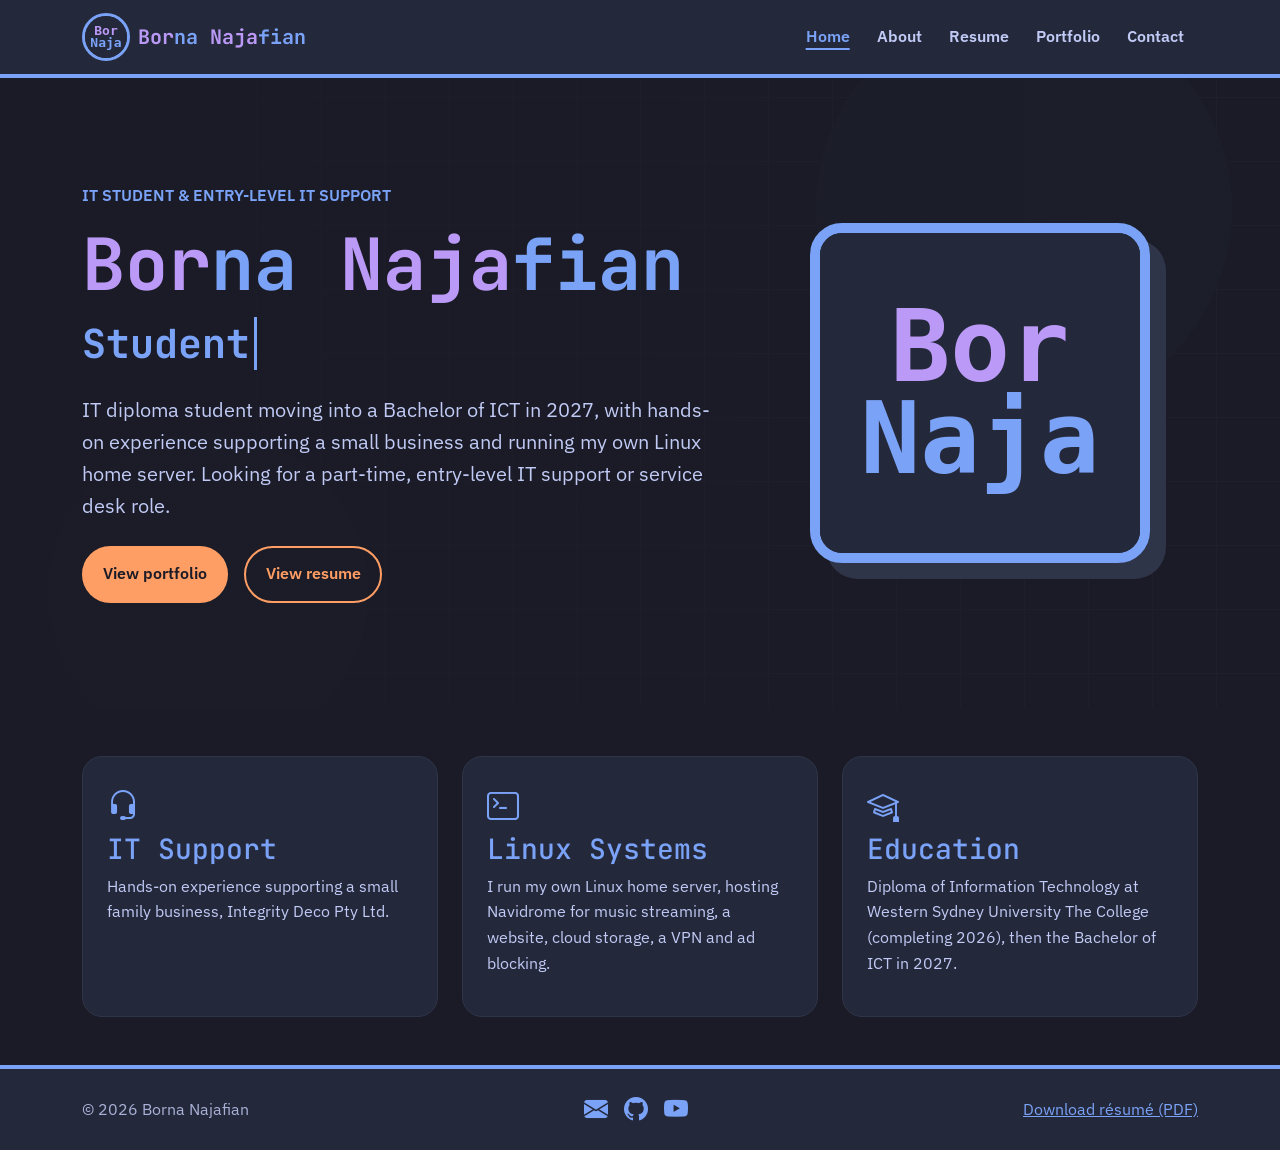
<file: index.html>
<!doctype html>
<html lang="en" data-bs-theme="dark">
<!-- data-bs-theme="dark": my site is dark only (Tokyo Night) -->
<head>
  <meta charset="utf-8">
  <meta name="viewport" content="width=device-width, initial-scale=1">
  <meta name="description" content="Portfolio of Borna Najafian, an IT diploma student in Sydney, NSW looking for a part-time, entry-level IT support or service desk role.">
  <meta name="author" content="Borna Najafian">
  <meta name="theme-color" content="#1a1b26">
  <title>Borna Najafian | IT Student &amp; Entry-Level IT Support</title>

  <link rel="icon" type="image/x-icon" href="favicon/favicon.ico">
  <link rel="apple-touch-icon" sizes="180x180" href="favicon/apple-touch-icon.png">
  <link rel="icon" type="image/png" sizes="32x32" href="favicon/favicon-32x32.png">
  <link rel="icon" type="image/png" sizes="16x16" href="favicon/favicon-16x16.png">
  <link rel="manifest" href="favicon/site.webmanifest">

  <!-- Fonts: JetBrains Mono 700 for headings and the navbar brand, IBM Plex Sans 400 and 600 for body text.
       I load both with one Google Fonts link before my stylesheet. They replace Oswald and Montserrat. -->
  <link rel="preconnect" href="https://fonts.googleapis.com">
  <link rel="preconnect" href="https://fonts.gstatic.com" crossorigin>
  <link href="https://fonts.googleapis.com/css2?family=IBM+Plex+Sans:wght@400;600&amp;family=JetBrains+Mono:wght@700&amp;display=swap" rel="stylesheet">

  <link rel="stylesheet" href="https://cdn.jsdelivr.net/npm/bootstrap-icons@1.11.3/font/bootstrap-icons.css">
  <link href="https://cdn.jsdelivr.net/npm/bootstrap@5.3.8/dist/css/bootstrap.min.css" rel="stylesheet">
  <!-- I load my stylesheet last so my Tokyo Night colours and fonts override Bootstrap's -->
  <link href="css/custom.css" rel="stylesheet">
</head>
<body>
<a class="skip-link" href="#maincontent">Skip to main content</a>

<!-- Navbar: surface background, with the brand and active page in primary (colours are in css/custom.css).
     I removed the template's light/dark switch because my site is dark only. -->
<nav class="navbar navbar-expand-lg sticky-top portfolio-nav" aria-label="Main portfolio navigation">
  <div class="container">
    <a class="navbar-brand d-flex align-items-center gap-2" href="index.html">
      <!-- My BorNaja logo. The alt is empty because my name is right next to it. -->
      <img src="images/profile-placeholder.svg" alt="" class="brand-avatar">
      <span><span class="brand-hl">Bor</span>na <span class="brand-hl">Naja</span>fian</span>
    </a>

    <button class="navbar-toggler" type="button"
            data-bs-toggle="collapse" data-bs-target="#mainNav"
            aria-controls="mainNav" aria-expanded="false"
            aria-label="Toggle navigation">
      <span class="navbar-toggler-icon"></span>
    </button>

    <div class="collapse navbar-collapse" id="mainNav">
      <ul class="navbar-nav ms-auto align-items-lg-center">
        <li class="nav-item"><a class="nav-link active" href="index.html" aria-current="page">Home</a></li>
        <li class="nav-item"><a class="nav-link" href="about.html">About</a></li>
        <li class="nav-item"><a class="nav-link" href="resume.html">Resume</a></li>
        <li class="nav-item"><a class="nav-link" href="portfolio.html">Portfolio</a></li>
        <li class="nav-item"><a class="nav-link" href="contact.html">Contact</a></li>
      </ul>
    </div>
  </div>
</nav>

<main id="maincontent">
  <!-- Hero: my name, the typing tagline, a short bio and my two main buttons -->
  <section class="hero d-flex align-items-center">
    <div class="container">
      <div class="row align-items-center g-5">
        <div class="col-lg-7">
          <p class="standout text-uppercase fw-bold">IT Student &amp; Entry-Level IT Support</p>
          <!-- BorNaja is my brand, so "Bor" and "Naja" are highlighted with .brand-hl (see css/custom.css) -->
          <h1><span class="brand-hl">Bor</span>na <span class="brand-hl">Naja</span>fian</h1>

          <h2 class="typing-heading">
            <span class="visually-hidden">Student, Administrator, Support</span>
            <span class="typewrite"
                  data-words='["Student","Administrator","Support"]'
                  aria-hidden="true"></span>
          </h2>

          <p class="lead">IT diploma student moving into a Bachelor of ICT in 2027, with hands-on experience supporting a small business and running my own Linux home server. Looking for a part-time, entry-level IT support or service desk role.</p>

          <div class="d-flex flex-wrap gap-3 mt-4">
            <a class="btn-portfolio" href="portfolio.html">View portfolio</a>
            <a class="btn-portfolio btn-ghost" href="resume.html">View resume</a>
          </div>
        </div>

        <div class="col-lg-5 text-center">
          <img src="images/profile-placeholder.svg" class="img-fluid hero-img" alt="BorNaja logo">
        </div>
      </div>
    </div>
  </section>

  <!-- Highlight cards: short summaries of my support work, Linux and study -->
  <section class="container my-5">
    <div class="row g-4">
      <div class="col-md-4">
        <article class="feature-card p-4">
          <i class="bi bi-headset feature-icon" aria-hidden="true"></i>
          <h2 class="h3">IT Support</h2>
          <p>Hands-on experience supporting a small family business, Integrity Deco Pty Ltd.</p>
        </article>
      </div>
      <div class="col-md-4">
        <article class="feature-card p-4">
          <i class="bi bi-terminal feature-icon" aria-hidden="true"></i>
          <h2 class="h3">Linux Systems</h2>
          <p>I run my own Linux home server, hosting Navidrome for music streaming, a website, cloud storage, a VPN and ad blocking.</p>
        </article>
      </div>
      <div class="col-md-4">
        <article class="feature-card p-4">
          <i class="bi bi-mortarboard feature-icon" aria-hidden="true"></i>
          <h2 class="h3">Education</h2>
          <p>Diploma of Information Technology at Western Sydney University The College (completing 2026), then the Bachelor of ICT in 2027.</p>
        </article>
      </div>
    </div>
  </section>
</main>

<!-- Footer: surface background with muted text. My social links are icons only (Bootstrap Icons),
     so each one has an aria-label. -->
<footer class="site-footer py-4 mt-5">
  <div class="container d-flex flex-column flex-md-row justify-content-between align-items-md-center gap-3">
    <p class="mb-0">&copy; 2026 Borna Najafian</p>
    <ul class="social-links list-unstyled d-flex gap-2 mb-0">
      <li><a href="mailto:borna@fakemail.com" aria-label="Email Borna Najafian"><i class="bi bi-envelope-fill" aria-hidden="true"></i></a></li>
      <li><a href="https://github.com/BorNaja" target="_blank" rel="noopener" aria-label="Borna Najafian on GitHub (opens in a new tab)"><i class="bi bi-github" aria-hidden="true"></i></a></li>
      <li><a href="https://www.youtube.com/@eyetestman1" target="_blank" rel="noopener" aria-label="Borna Najafian on YouTube (opens in a new tab)"><i class="bi bi-youtube" aria-hidden="true"></i></a></li>
    </ul>
    <p class="mb-0"><a href="pdf/borna-najafian-resume.pdf" target="_blank" rel="noopener">Download résumé (PDF)</a></p>
  </div>
</footer>

<script src="https://cdn.jsdelivr.net/npm/bootstrap@5.3.8/dist/js/bootstrap.bundle.min.js"></script>
<script src="js/script.js"></script>
</body>
</html>
</file>
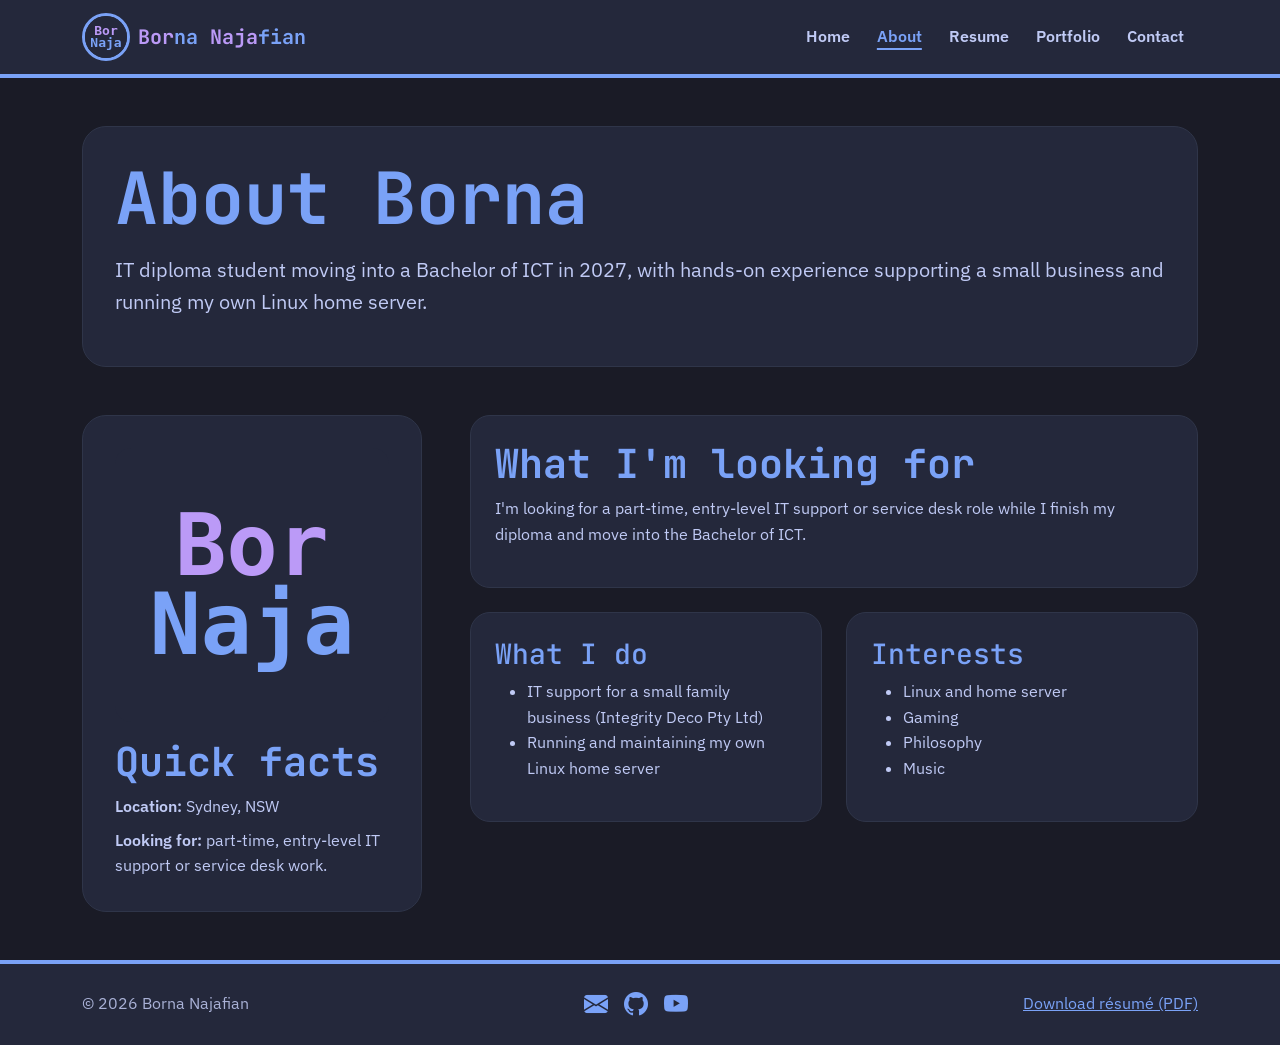
<file: about.html>
<!doctype html>
<html lang="en" data-bs-theme="dark">
<!-- data-bs-theme="dark": my site is dark only (Tokyo Night). This also makes Bootstrap's
     form controls, select arrow and modal close button light on dark. -->
<head>
  <meta charset="utf-8">
  <meta name="viewport" content="width=device-width, initial-scale=1">
  <meta name="description" content="About Borna Najafian: IT diploma student in Sydney, NSW with hands-on IT support and Linux home server experience.">
  <meta name="author" content="Borna Najafian">
  <meta name="theme-color" content="#1a1b26">
  <title>Borna Najafian | About</title>

  <link rel="icon" type="image/x-icon" href="favicon/favicon.ico">
  <link rel="apple-touch-icon" sizes="180x180" href="favicon/apple-touch-icon.png">
  <link rel="icon" type="image/png" sizes="32x32" href="favicon/favicon-32x32.png">
  <link rel="icon" type="image/png" sizes="16x16" href="favicon/favicon-16x16.png">
  <link rel="manifest" href="favicon/site.webmanifest">

  <!-- Fonts: JetBrains Mono 700 for headings and the navbar brand, IBM Plex Sans 400 and 600 for body text. -->
  <link rel="preconnect" href="https://fonts.googleapis.com">
  <link rel="preconnect" href="https://fonts.gstatic.com" crossorigin>
  <link href="https://fonts.googleapis.com/css2?family=IBM+Plex+Sans:wght@400;600&amp;family=JetBrains+Mono:wght@700&amp;display=swap" rel="stylesheet">

  <link rel="stylesheet" href="https://cdn.jsdelivr.net/npm/bootstrap-icons@1.11.3/font/bootstrap-icons.css">
  <link href="https://cdn.jsdelivr.net/npm/bootstrap@5.3.8/dist/css/bootstrap.min.css" rel="stylesheet">
  <!-- I load my stylesheet last so my Tokyo Night inspired colours and fonts override Bootstrap's -->
  <link href="css/custom.css" rel="stylesheet">
</head>
<body>
<a class="skip-link" href="#maincontent">Skip to main content</a>

<!-- Navbar: surface background, with the brand and active page in primary (colours are in css/custom.css).
     I removed the template's light/dark switch because my site is dark only. -->
<nav class="navbar navbar-expand-lg sticky-top portfolio-nav" aria-label="Main portfolio navigation">
  <div class="container">
    <a class="navbar-brand d-flex align-items-center gap-2" href="index.html">
      <img src="images/profile-placeholder.svg" alt="" class="brand-avatar">
      <span><span class="brand-hl">Bor</span>na <span class="brand-hl">Naja</span>fian</span>
    </a>

    <button class="navbar-toggler" type="button"
            data-bs-toggle="collapse" data-bs-target="#mainNav"
            aria-controls="mainNav" aria-expanded="false"
            aria-label="Toggle navigation">
      <span class="navbar-toggler-icon"></span>
    </button>

    <div class="collapse navbar-collapse" id="mainNav">
      <ul class="navbar-nav ms-auto align-items-lg-center">
        <li class="nav-item"><a class="nav-link" href="index.html">Home</a></li>
        <li class="nav-item"><a class="nav-link active" href="about.html" aria-current="page">About</a></li>
        <li class="nav-item"><a class="nav-link" href="resume.html">Resume</a></li>
        <li class="nav-item"><a class="nav-link" href="portfolio.html">Portfolio</a></li>
        <li class="nav-item"><a class="nav-link" href="contact.html">Contact</a></li>
      </ul>
    </div>
  </div>
</nav>

<main id="maincontent" class="container my-5">
  <header class="section-panel mb-5">
    <h1>About Borna</h1>
    <p class="lead">IT diploma student moving into a Bachelor of ICT in 2027, with hands-on experience supporting a small business and running my own Linux home server.</p>
  </header>

  <div class="row g-5 align-items-start">
    <aside class="col-lg-4">
      <div class="section-panel position-sticky" style="top:6rem;">
        <img src="images/profile-placeholder.svg" class="img-fluid rounded-4 mb-3" alt="BorNaja logo">
        <h2>Quick facts</h2>
        <p class="mb-2"><strong>Location:</strong> Sydney, NSW</p>
        <p class="mb-0"><strong>Looking for:</strong> part-time, entry-level IT support or service desk work.</p>
      </div>
    </aside>

    <section class="col-lg-8">
      <div class="feature-card p-4 mb-4">
        <h2>What I'm looking for</h2>
        <p>I'm looking for a part-time, entry-level IT support or service desk role while I finish my diploma and move into the Bachelor of ICT.</p>
      </div>

      <div class="row g-4">
        <div class="col-md-6">
          <article class="feature-card p-4">
            <h2 class="h3">What I do</h2>
            <ul>
              <li>IT support for a small family business (Integrity Deco Pty Ltd)</li>
              <li>Running and maintaining my own Linux home server</li>
            </ul>
          </article>
        </div>
        <div class="col-md-6">
          <article class="feature-card p-4">
            <h2 class="h3">Interests</h2>
            <ul>
              <li>Linux and home server</li>
              <li>Gaming</li>
              <li>Philosophy</li>
              <li>Music</li>
            </ul>
          </article>
        </div>
      </div>
    </section>
  </div>
</main>

<!-- Footer: surface background with muted text. My social links are icons only (Bootstrap Icons),
     so each one has an aria-label. -->
<footer class="site-footer py-4 mt-5">
  <div class="container d-flex flex-column flex-md-row justify-content-between align-items-md-center gap-3">
    <p class="mb-0">&copy; 2026 Borna Najafian</p>
    <ul class="social-links list-unstyled d-flex gap-2 mb-0">
      <li><a href="mailto:borna@fakemail.com" aria-label="Email Borna Najafian"><i class="bi bi-envelope-fill" aria-hidden="true"></i></a></li>
      <li><a href="https://github.com/BorNaja" target="_blank" rel="noopener" aria-label="Borna Najafian on GitHub (opens in a new tab)"><i class="bi bi-github" aria-hidden="true"></i></a></li>
      <li><a href="https://www.youtube.com/@eyetestman1" target="_blank" rel="noopener" aria-label="Borna Najafian on YouTube (opens in a new tab)"><i class="bi bi-youtube" aria-hidden="true"></i></a></li>
    </ul>
    <p class="mb-0"><a href="pdf/borna-najafian-resume.pdf" target="_blank" rel="noopener">Download résumé (PDF)</a></p>
  </div>
</footer>

<script src="https://cdn.jsdelivr.net/npm/bootstrap@5.3.8/dist/js/bootstrap.bundle.min.js"></script>
<script src="js/script.js"></script>
</body>
</html>
</file>
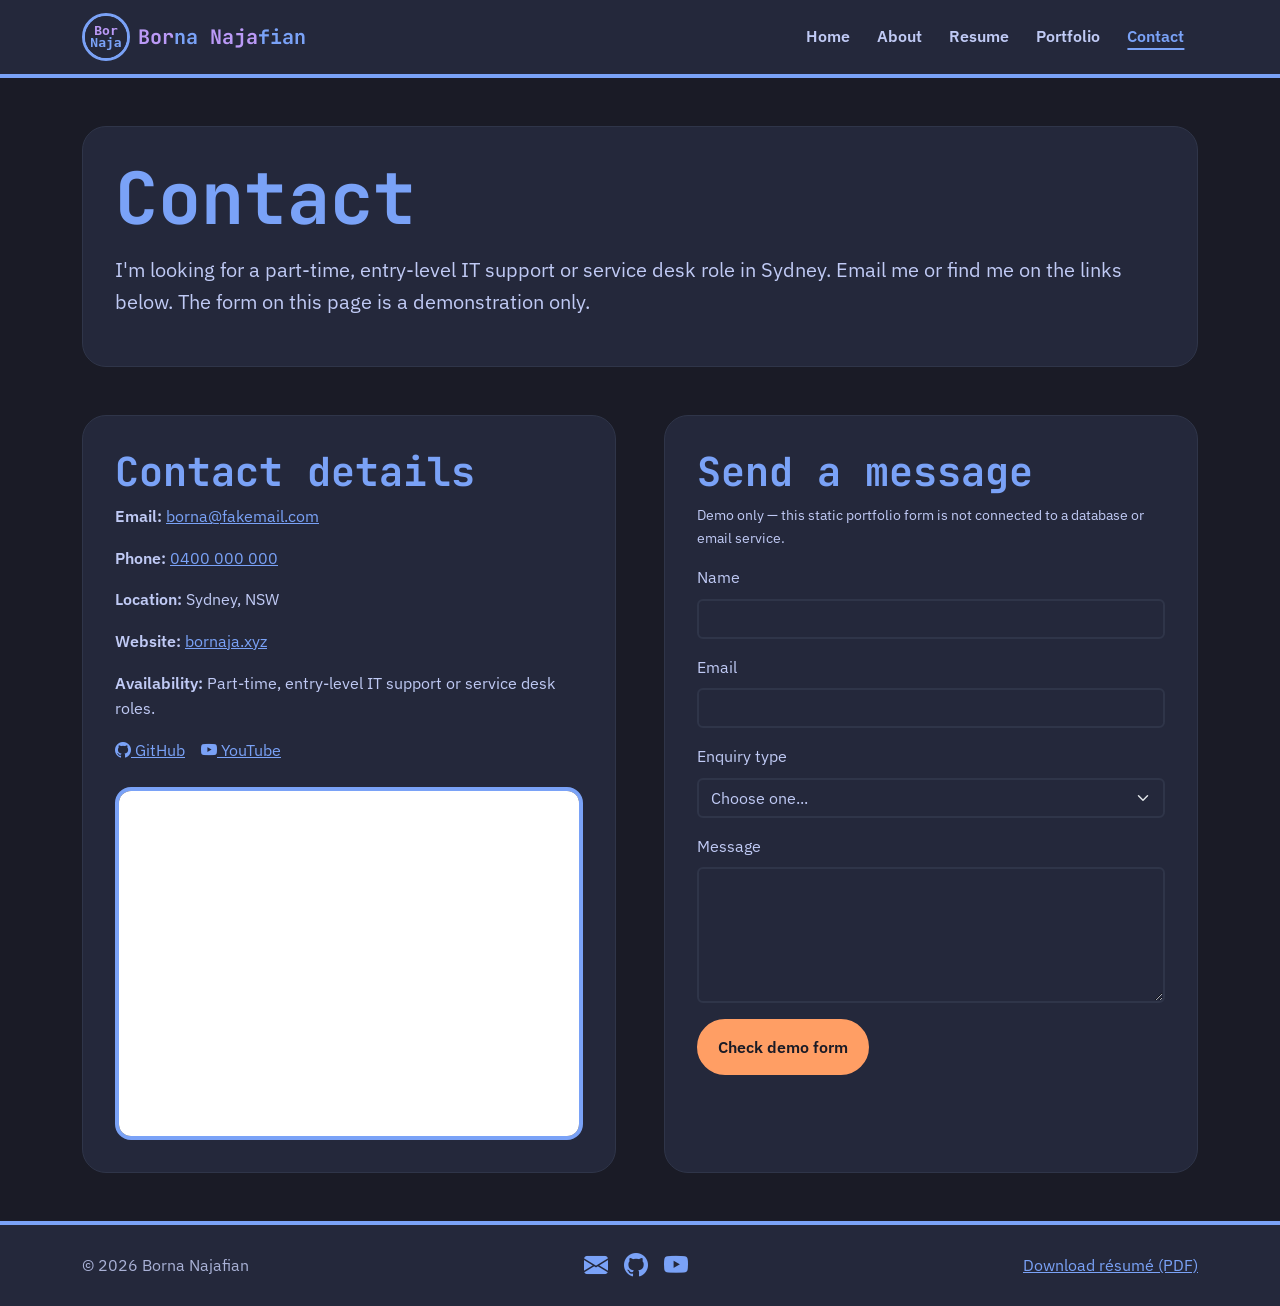
<file: contact.html>
<!doctype html>
<html lang="en" data-bs-theme="dark">
<head>
  <meta charset="utf-8">
  <meta name="viewport" content="width=device-width, initial-scale=1">
  <meta name="description" content="Contact Borna Najafian in Sydney, NSW about part-time, entry-level IT support and service desk roles.">
  <meta name="author" content="Borna Najafian">
  <meta name="theme-color" content="#1a1b26">
  <title>Borna Najafian | Contact</title>

  <link rel="icon" type="image/x-icon" href="favicon/favicon.ico">
  <link rel="apple-touch-icon" sizes="180x180" href="favicon/apple-touch-icon.png">
  <link rel="icon" type="image/png" sizes="32x32" href="favicon/favicon-32x32.png">
  <link rel="icon" type="image/png" sizes="16x16" href="favicon/favicon-16x16.png">
  <link rel="manifest" href="favicon/site.webmanifest">

  <!-- Fonts: JetBrains Mono 700 for headings and the navbar brand, IBM Plex Sans 400 and 600 for body text.
       I load both with one Google Fonts link before my stylesheet. They replace Oswald and Montserrat. -->
  <link rel="preconnect" href="https://fonts.googleapis.com">
  <link rel="preconnect" href="https://fonts.gstatic.com" crossorigin>
  <link href="https://fonts.googleapis.com/css2?family=IBM+Plex+Sans:wght@400;600&amp;family=JetBrains+Mono:wght@700&amp;display=swap" rel="stylesheet">

  <link rel="stylesheet" href="https://cdn.jsdelivr.net/npm/bootstrap-icons@1.11.3/font/bootstrap-icons.css">
  <link href="https://cdn.jsdelivr.net/npm/bootstrap@5.3.8/dist/css/bootstrap.min.css" rel="stylesheet">
  <!-- I load my stylesheet last so my Tokyo Night colours and fonts override Bootstrap's -->
  <link href="css/custom.css" rel="stylesheet">
</head>
<body>
<a class="skip-link" href="#maincontent">Skip to main content</a>

<!-- Navbar: surface background, with the brand and active page in primary (colours are in css/custom.css).
     I removed the template's light/dark switch because my site is dark only. -->
<nav class="navbar navbar-expand-lg sticky-top portfolio-nav" aria-label="Main portfolio navigation">
  <div class="container">
    <a class="navbar-brand d-flex align-items-center gap-2" href="index.html">
      <!-- My BorNaja logo. The alt is empty because my name is right next to it. -->
      <img src="images/profile-placeholder.svg" alt="" class="brand-avatar">
      <span><span class="brand-hl">Bor</span>na <span class="brand-hl">Naja</span>fian</span>
    </a>

    <button class="navbar-toggler" type="button"
            data-bs-toggle="collapse" data-bs-target="#mainNav"
            aria-controls="mainNav" aria-expanded="false"
            aria-label="Toggle navigation">
      <span class="navbar-toggler-icon"></span>
    </button>

    <div class="collapse navbar-collapse" id="mainNav">
      <ul class="navbar-nav ms-auto align-items-lg-center">
        <li class="nav-item"><a class="nav-link" href="index.html">Home</a></li>
        <li class="nav-item"><a class="nav-link" href="about.html">About</a></li>
        <li class="nav-item"><a class="nav-link" href="resume.html">Resume</a></li>
        <li class="nav-item"><a class="nav-link" href="portfolio.html">Portfolio</a></li>
        <li class="nav-item"><a class="nav-link active" href="contact.html" aria-current="page">Contact</a></li>
      </ul>
    </div>
  </div>
</nav>

<main id="maincontent" class="container my-5">
  <header class="section-panel mb-5">
    <h1>Contact</h1>
    <p class="lead">I'm looking for a part-time, entry-level IT support or service desk role in Sydney. Email me or find me on the links below. The form on this page is a demonstration only.</p>
  </header>

  <div class="row g-5 align-items-stretch">
    <section class="col-lg-6">
      <div class="section-panel h-100">
        <h2>Contact details</h2>
        <p><strong>Email:</strong> <a href="mailto:borna@fakemail.com">borna@fakemail.com</a></p>
        <p><strong>Phone:</strong> <a href="tel:0400000000">0400 000 000</a></p>
        <p><strong>Location:</strong> Sydney, NSW</p>
        <p><strong>Website:</strong> <a href="https://bornaja.xyz">bornaja.xyz</a></p>
        <p><strong>Availability:</strong> Part-time, entry-level IT support or service desk roles.</p>
        <p class="d-flex flex-wrap gap-3">
          <a href="https://github.com/BorNaja" target="_blank" rel="noopener"><i class="bi bi-github" aria-hidden="true"></i> GitHub</a>
          <a href="https://www.youtube.com/@eyetestman1" target="_blank" rel="noopener"><i class="bi bi-youtube" aria-hidden="true"></i> YouTube</a>
        </p>

        <div class="ratio ratio-4x3 map-frame mt-4">
          <iframe src="https://www.google.com/maps?q=Sydney+NSW+Australia&amp;output=embed"
                  title="Map showing Sydney, New South Wales"
                  loading="lazy"
                  referrerpolicy="no-referrer-when-downgrade"
                  allowfullscreen></iframe>
        </div>
      </div>
    </section>

    <section class="col-lg-6">
      <form class="section-panel needs-validation h-100" novalidate>
        <h2>Send a message</h2>
        <p class="small">Demo only &mdash; this static portfolio form is not connected to a database or email service.</p>

        <div class="mb-3">
          <label for="name" class="form-label">Name</label>
          <input type="text" class="form-control" id="name" required>
          <div class="invalid-feedback">Please enter your name.</div>
        </div>

        <div class="mb-3">
          <label for="email" class="form-label">Email</label>
          <input type="email" class="form-control" id="email" required>
          <div class="invalid-feedback">Please enter a valid email address.</div>
        </div>

        <div class="mb-3">
          <label for="projectType" class="form-label">Enquiry type</label>
          <select class="form-select" id="projectType" required>
            <option value="">Choose one...</option>
            <option>Job opportunity</option>
            <option>IT support enquiry</option>
            <option>Other</option>
          </select>
          <div class="invalid-feedback">Please choose an enquiry type.</div>
        </div>

        <div class="mb-3">
          <label for="message" class="form-label">Message</label>
          <textarea class="form-control" id="message" rows="5" required></textarea>
          <div class="invalid-feedback">Please enter a message.</div>
        </div>

        <button class="btn btn-portfolio" type="submit">Check demo form</button>
        <p class="form-status mt-3" aria-live="polite"></p>
      </form>
    </section>
  </div>
</main>

<!-- Footer: surface background with muted text. My social links are icons only (Bootstrap Icons),
     so each one has an aria-label. -->
<footer class="site-footer py-4 mt-5">
  <div class="container d-flex flex-column flex-md-row justify-content-between align-items-md-center gap-3">
    <p class="mb-0">&copy; 2026 Borna Najafian</p>
    <ul class="social-links list-unstyled d-flex gap-2 mb-0">
      <li><a href="mailto:borna@fakemail.com" aria-label="Email Borna Najafian"><i class="bi bi-envelope-fill" aria-hidden="true"></i></a></li>
      <li><a href="https://github.com/BorNaja" target="_blank" rel="noopener" aria-label="Borna Najafian on GitHub (opens in a new tab)"><i class="bi bi-github" aria-hidden="true"></i></a></li>
      <li><a href="https://www.youtube.com/@eyetestman1" target="_blank" rel="noopener" aria-label="Borna Najafian on YouTube (opens in a new tab)"><i class="bi bi-youtube" aria-hidden="true"></i></a></li>
    </ul>
    <p class="mb-0"><a href="pdf/borna-najafian-resume.pdf" target="_blank" rel="noopener">Download résumé (PDF)</a></p>
  </div>
</footer>

<script src="https://cdn.jsdelivr.net/npm/bootstrap@5.3.8/dist/js/bootstrap.bundle.min.js"></script>
<script src="js/script.js"></script>
</body>
</html>
</file>
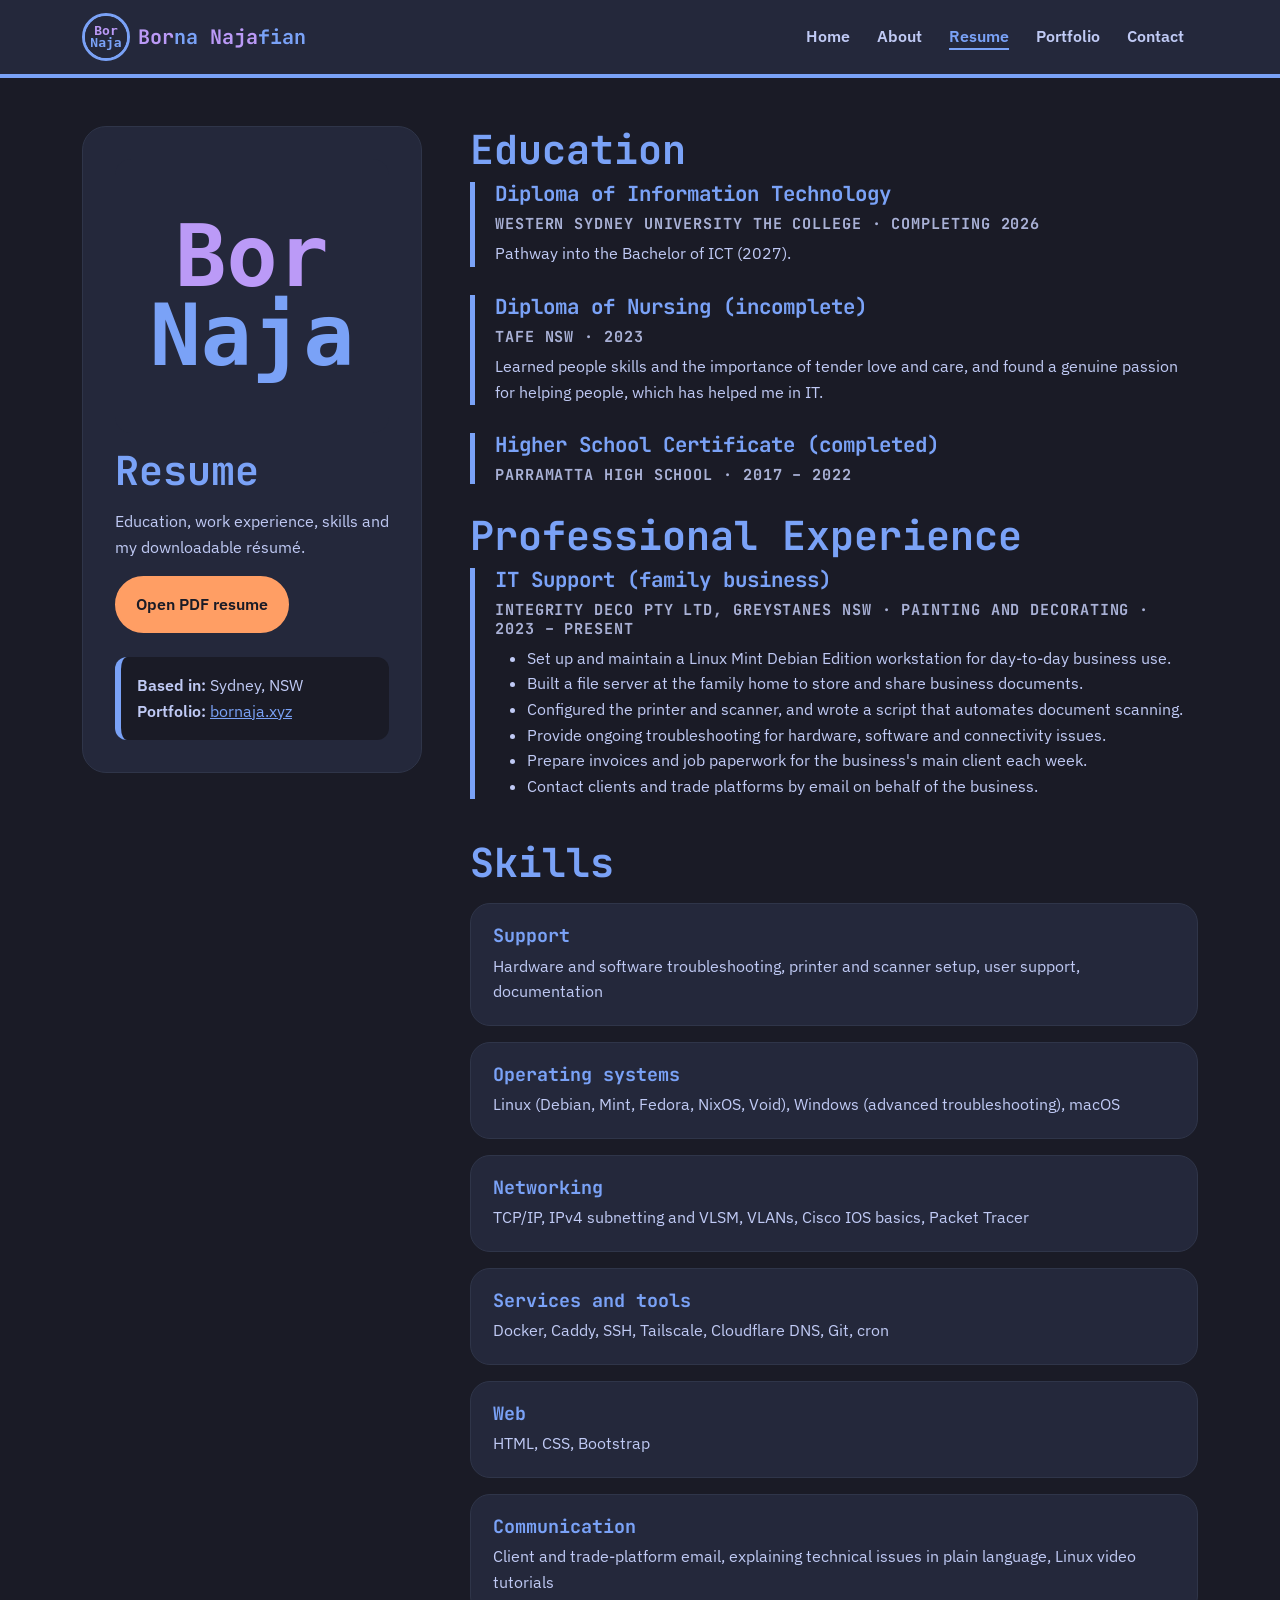
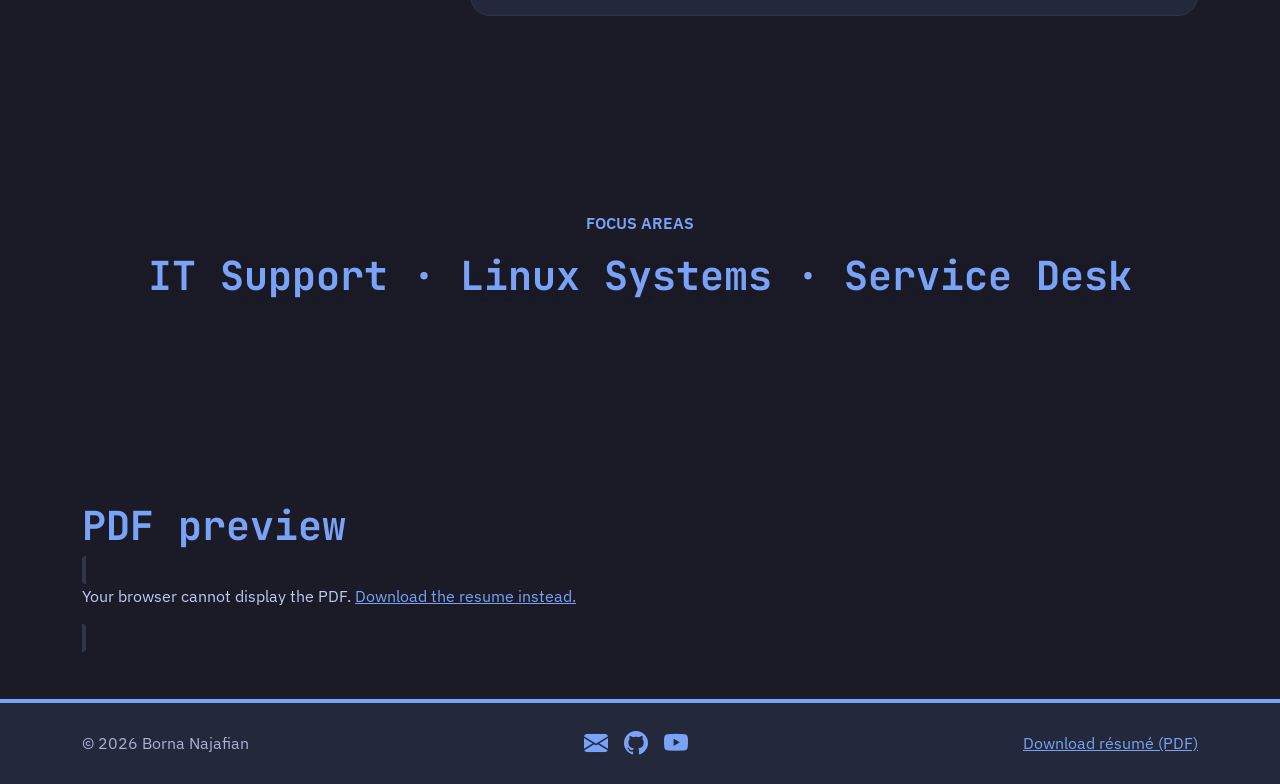
<file: resume.html>
<!doctype html>
<html lang="en" data-bs-theme="dark">
<head>
  <meta charset="utf-8">
  <meta name="viewport" content="width=device-width, initial-scale=1">
  <meta name="description" content="Résumé of Borna Najafian: Diploma of Information Technology, IT support experience and downloadable PDF.">
  <meta name="author" content="Borna Najafian">
  <meta name="theme-color" content="#1a1b26">
  <title>Borna Najafian | Resume</title>

  <link rel="icon" type="image/x-icon" href="favicon/favicon.ico">
  <link rel="apple-touch-icon" sizes="180x180" href="favicon/apple-touch-icon.png">
  <link rel="icon" type="image/png" sizes="32x32" href="favicon/favicon-32x32.png">
  <link rel="icon" type="image/png" sizes="16x16" href="favicon/favicon-16x16.png">
  <link rel="manifest" href="favicon/site.webmanifest">

  <!-- Fonts: JetBrains Mono 700 for headings and the navbar brand, IBM Plex Sans 400 and 600 for body text.
       I load both with one Google Fonts link before my stylesheet. They replace Oswald and Montserrat. -->
  <link rel="preconnect" href="https://fonts.googleapis.com">
  <link rel="preconnect" href="https://fonts.gstatic.com" crossorigin>
  <link href="https://fonts.googleapis.com/css2?family=IBM+Plex+Sans:wght@400;600&amp;family=JetBrains+Mono:wght@700&amp;display=swap" rel="stylesheet">

  <link rel="stylesheet" href="https://cdn.jsdelivr.net/npm/bootstrap-icons@1.11.3/font/bootstrap-icons.css">
  <link href="https://cdn.jsdelivr.net/npm/bootstrap@5.3.8/dist/css/bootstrap.min.css" rel="stylesheet">
  <!-- I load my stylesheet last so my Tokyo Night colours and fonts override Bootstrap's -->
  <link href="css/custom.css" rel="stylesheet">
</head>
<body>
<a class="skip-link" href="#maincontent">Skip to main content</a>

<!-- Navbar: surface background, with the brand and active page in primary (colours are in css/custom.css).
     I removed the template's light/dark switch because my site is dark only. -->
<nav class="navbar navbar-expand-lg sticky-top portfolio-nav" aria-label="Main portfolio navigation">
  <div class="container">
    <a class="navbar-brand d-flex align-items-center gap-2" href="index.html">
      <!-- My BorNaja logo. The alt is empty because my name is right next to it. -->
      <img src="images/profile-placeholder.svg" alt="" class="brand-avatar">
      <span><span class="brand-hl">Bor</span>na <span class="brand-hl">Naja</span>fian</span>
    </a>

    <button class="navbar-toggler" type="button"
            data-bs-toggle="collapse" data-bs-target="#mainNav"
            aria-controls="mainNav" aria-expanded="false"
            aria-label="Toggle navigation">
      <span class="navbar-toggler-icon"></span>
    </button>

    <div class="collapse navbar-collapse" id="mainNav">
      <ul class="navbar-nav ms-auto align-items-lg-center">
        <li class="nav-item"><a class="nav-link" href="index.html">Home</a></li>
        <li class="nav-item"><a class="nav-link" href="about.html">About</a></li>
        <li class="nav-item"><a class="nav-link active" href="resume.html" aria-current="page">Resume</a></li>
        <li class="nav-item"><a class="nav-link" href="portfolio.html">Portfolio</a></li>
        <li class="nav-item"><a class="nav-link" href="contact.html">Contact</a></li>
      </ul>
    </div>
  </div>
</nav>

<main id="maincontent" class="container my-5">
  <div class="row g-5">
    <aside class="col-lg-4">
      <div class="section-panel position-sticky" style="top:6rem;">
        <img src="images/profile-placeholder.svg" class="img-fluid rounded-4 mb-3" alt="BorNaja logo">
        <h1 class="fs-1">Resume</h1>
        <p>Education, work experience, skills and my downloadable résumé.</p>
        <a class="btn-portfolio" href="pdf/borna-najafian-resume.pdf" target="_blank" rel="noopener">Open PDF resume</a>
        <div class="optional-note mt-4 d-none d-lg-block">
          <strong>Based in:</strong> Sydney, NSW<br>
          <strong>Portfolio:</strong> <a href="https://bornaja.xyz">bornaja.xyz</a>
        </div>
      </div>
    </aside>

    <section class="col-lg-8">
      <h2>Education</h2>
      <div class="timeline-item">
        <h3>Diploma of Information Technology</h3>
        <h4>Western Sydney University The College &middot; completing 2026</h4>
        <p>Pathway into the Bachelor of ICT (2027).</p>
      </div>
      <div class="timeline-item">
        <h3>Diploma of Nursing (incomplete)</h3>
        <h4>TAFE NSW &middot; 2023</h4>
        <p>Learned people skills and the importance of tender love and care, and found a genuine passion for helping people, which has helped me in IT.</p>
      </div>
      <div class="timeline-item">
        <h3>Higher School Certificate (completed)</h3>
        <h4>Parramatta High School &middot; 2017 &ndash; 2022</h4>
      </div>

      <h2>Professional Experience</h2>
      <div class="timeline-item">
        <h3>IT Support (family business)</h3>
        <h4>Integrity Deco Pty Ltd, Greystanes NSW &middot; painting and decorating &middot; 2023 &ndash; Present</h4>
        <!-- These duties match the bullets in my PDF resume, so if I change one I need to change the other -->
        <ul>
          <li>Set up and maintain a Linux Mint Debian Edition workstation for day-to-day business use.</li>
          <li>Built a file server at the family home to store and share business documents.</li>
          <li>Configured the printer and scanner, and wrote a script that automates document scanning.</li>
          <li>Provide ongoing troubleshooting for hardware, software and connectivity issues.</li>
          <li>Prepare invoices and job paperwork for the business's main client each week.</li>
          <li>Contact clients and trade platforms by email on behalf of the business.</li>
        </ul>
      </div>

      <section class="skills-section" aria-labelledby="skillsHeading">
        <h2 id="skillsHeading">Skills</h2>
        <!-- My skills, grouped by category with one card each. These replace the template's percentage bars. -->
        <div class="skills-list">
          <article class="skill-card">
            <h3>Support</h3>
            <p class="mb-0">Hardware and software troubleshooting, printer and scanner setup, user support, documentation</p>
          </article>

          <article class="skill-card">
            <h3>Operating systems</h3>
            <p class="mb-0">Linux (Debian, Mint, Fedora, NixOS, Void), Windows (advanced troubleshooting), macOS</p>
          </article>

          <article class="skill-card">
            <h3>Networking</h3>
            <p class="mb-0">TCP/IP, IPv4 subnetting and VLSM, VLANs, Cisco IOS basics, Packet Tracer</p>
          </article>

          <article class="skill-card">
            <h3>Services and tools</h3>
            <p class="mb-0">Docker, Caddy, SSH, Tailscale, Cloudflare DNS, Git, cron</p>
          </article>

          <article class="skill-card">
            <h3>Web</h3>
            <p class="mb-0">HTML, CSS, Bootstrap</p>
          </article>

          <article class="skill-card">
            <h3>Communication</h3>
            <p class="mb-0">Client and trade-platform email, explaining technical issues in plain language, Linux video tutorials</p>
          </article>
        </div>
      </section>
    </section>
  </div>

  <!-- Parallax banner: the fixed grid background (images/pattern-bg.svg) is set in css/custom.css -->
  <section class="resume-parallax mt-5" aria-label="Focus areas banner">
    <div class="parallax-content container text-center">
      <p class="standout text-uppercase fw-bold">Focus areas</p>
      <h2>IT Support &middot; Linux Systems &middot; Service Desk</h2>
    </div>
  </section>

  <!-- PDF preview: shows my downloadable resume on large screens -->
  <section class="d-none d-lg-block mt-5" aria-labelledby="pdfPreview">
    <h2 id="pdfPreview">PDF preview</h2>
    <object class="pdf-frame" data="pdf/borna-najafian-resume.pdf" type="application/pdf">
      <p>Your browser cannot display the PDF. <a href="pdf/borna-najafian-resume.pdf">Download the resume instead.</a></p>
    </object>
  </section>
</main>

<!-- Footer: surface background with muted text. My social links are icons only (Bootstrap Icons),
     so each one has an aria-label. -->
<footer class="site-footer py-4 mt-5">
  <div class="container d-flex flex-column flex-md-row justify-content-between align-items-md-center gap-3">
    <p class="mb-0">&copy; 2026 Borna Najafian</p>
    <ul class="social-links list-unstyled d-flex gap-2 mb-0">
      <li><a href="mailto:borna@fakemail.com" aria-label="Email Borna Najafian"><i class="bi bi-envelope-fill" aria-hidden="true"></i></a></li>
      <li><a href="https://github.com/BorNaja" target="_blank" rel="noopener" aria-label="Borna Najafian on GitHub (opens in a new tab)"><i class="bi bi-github" aria-hidden="true"></i></a></li>
      <li><a href="https://www.youtube.com/@eyetestman1" target="_blank" rel="noopener" aria-label="Borna Najafian on YouTube (opens in a new tab)"><i class="bi bi-youtube" aria-hidden="true"></i></a></li>
    </ul>
    <p class="mb-0"><a href="pdf/borna-najafian-resume.pdf" target="_blank" rel="noopener">Download résumé (PDF)</a></p>
  </div>
</footer>

<script src="https://cdn.jsdelivr.net/npm/bootstrap@5.3.8/dist/js/bootstrap.bundle.min.js"></script>
<script src="js/script.js"></script>
</body>
</html>
</file>
<file: css/custom.css>
/* ==========================================================================
   My résumé and portfolio site (INFO1005 Assessment 3).
   I adapted it from the Marge Simpson multipage Bootstrap template, and
   changed the colour scheme, fonts and content.

   I load this file after Bootstrap, so my rules override Bootstrap's defaults
   without editing Bootstrap's own files.
   ========================================================================== */

/* --------------------------------------------------------------------------
   1. Colour scheme, based on Tokyo Night
   My colours all come from these variables (the old template colours are in
   brackets). All my text and background pairs meet WCAG AA (4.5:1).
   I don't use Tokyo Night's comment grey #565f89 for text because it fails contrast.
   -------------------------------------------------------------------------- */
:root {
  --bg:      #1a1b26; /* page background (was #f8ffed / #151515) */
  --surface: #24283b; /* navbar, cards, footer, form fields (was #fff / #202124) */
  --text:    #c0caf5; /* main body text (was #333 / #f3f7e9) */
  --muted:   #a9b1d6; /* secondary text: dates, captions, footer (was #666 / #cdd6bd) */
  --primary: #7aa2f7; /* headings, links, active nav (was lime #c0f905 / green #82a510) */
  --accent:  #ff9e64; /* buttons, calls to action and link hover. Text on it uses --bg (was pink #fb079a) */
  --brand:   #bb9af7; /* just for my BorNaja highlight (Tokyo Night purple) */
  --border:  #2f3549; /* card and input borders (was #dce9b9 / #44502f) */

  /* RGB copies of --bg and --primary, so my overlays and glows can be
     see-through with rgba(). If I change the colours above, I change these too. */
  --bg-rgb: 26, 27, 38;
  --primary-rgb: 122, 162, 247;

  /* Fonts: JetBrains Mono (700) for headings and my brand, IBM Plex Sans (400, 600)
     for body text. Every page loads them from Google Fonts in its <head>.
     They replace Oswald and Montserrat. */
  --font-heading: 'JetBrains Mono', monospace;
  --font-body: 'IBM Plex Sans', sans-serif;
}

/* This points Bootstrap's theme variables at my colours. My site is dark only
   (data-bs-theme="dark" on <html>), so Bootstrap's dark defaults for the modal
   close button, select arrow and form controls apply too. */
:root[data-bs-theme="dark"] {
  --bs-body-bg: var(--bg);
  --bs-body-color: var(--text);
  --bs-body-font-family: var(--font-body);
  --bs-heading-color: var(--primary);
  --bs-border-color: var(--border);
  --bs-secondary-color: var(--muted);
  --bs-emphasis-color: var(--text);
}

html {
  scroll-behavior: smooth;
  scroll-padding-top: 5rem;
}

body {
  margin: 0;
  font-family: var(--font-body);
  font-weight: 400;
  color: var(--text);
  background: var(--bg);
  line-height: 1.6;
}

/* I only use the weights I load: 400 and 600 for IBM Plex Sans, 700 for
   JetBrains Mono. This stops the browser faking other weights. */
strong, b, .fw-bold { font-weight: 600 !important; }
.lead { font-weight: 400; }

.skip-link {
  position: absolute;
  left: -999px;
  top: 0;
  background: var(--surface);
  color: var(--primary);
  border: 2px solid var(--primary);
  padding: .75rem 1rem;
  z-index: 2000;
}
.skip-link:focus { left: 1rem; top: 1rem; }

/* --------------------------------------------------------------------------
   2. Typography and links
   -------------------------------------------------------------------------- */
h1, h2, h3, h4, h5, h6, .navbar-brand {
  font-family: var(--font-heading);
  font-weight: 700;
}

h1 {
  font-size: clamp(2.2rem, 6vw, 4.5rem);
  color: var(--primary);
  line-height: 1.1;
  margin-bottom: 1rem;
  overflow-wrap: anywhere; /* stops long monospace words overflowing on phones */
}

h2 { color: var(--primary); font-size: clamp(1.6rem, 3.5vw, 2.5rem); }
h3 { color: var(--primary); font-size: 1.3rem; }  /* was pink in the template */
h4 { color: var(--muted); font-size: .95rem; letter-spacing: .06em; text-transform: uppercase; }

/* Links are primary, and turn accent on hover and keyboard focus */
a { color: var(--primary); }
a:hover,
a:focus { color: var(--accent); }

/* A visible keyboard focus ring on everything you can tab to */
:focus-visible {
  outline: 3px solid var(--primary);
  outline-offset: 3px;
}

/* --------------------------------------------------------------------------
   3. Navigation (surface background, active page in primary)
   Bootstrap sets nav colours with --bs-navbar-* variables, so I override
   those here instead of using !important.
   -------------------------------------------------------------------------- */
.portfolio-nav {
  --bs-navbar-color: var(--text);
  --bs-navbar-hover-color: var(--accent);
  --bs-navbar-active-color: var(--primary);
  --bs-navbar-brand-color: var(--primary);
  --bs-navbar-brand-hover-color: var(--accent);
  background: var(--surface);
  border-bottom: 4px solid var(--primary);
}

/* BorNaja is my brand, so "Bor" and "Naja" in my name are highlighted in purple
   (7.39:1 on --bg, 6.3:1 on --surface). I only use this colour for the brand.
   On hover my whole name turns accent, so the highlight swaps to primary to stay visible. */
.brand-hl { color: var(--brand); }
.navbar-brand:hover .brand-hl,
.navbar-brand:focus .brand-hl { color: var(--primary); }

.brand-avatar {
  width: 48px;
  height: 48px;
  object-fit: cover;
  border-radius: 50%;
  border: 3px solid var(--primary);
}

.nav-link {
  font-weight: 600;
  padding-inline: .85rem !important;
}

/* The active page gets a colour and an underline, so it isn't shown by colour alone */
.nav-link.active {
  text-decoration: underline;
  text-underline-offset: .4em;
  text-decoration-thickness: 2px;
}

/* Bootstrap's default toggler icon is dark and disappears on my dark navbar,
   so I redraw it in my --text colour (#c0caf5 = %23c0caf5). */
.navbar-toggler { border: 2px solid var(--primary); }
.navbar-toggler-icon {
  background-image: url("data:image/svg+xml,%3csvg xmlns='http://www.w3.org/2000/svg' viewBox='0 0 30 30'%3e%3cpath stroke='%23c0caf5' stroke-linecap='round' stroke-miterlimit='10' stroke-width='2' d='M4 7h22M4 15h22M4 23h22'/%3e%3c/svg%3e");
}

/* --------------------------------------------------------------------------
   4. Home hero
   The background is a dark grid image under a see-through --bg overlay, so my
   text colours keep their contrast.
   -------------------------------------------------------------------------- */
.hero {
  min-height: 70vh;
  padding-block: 4rem;
  background:
    linear-gradient(90deg, rgba(var(--bg-rgb), .96), rgba(var(--bg-rgb), .80)),
    url('../images/pattern-bg.svg') center/cover no-repeat;
}

.hero-img {
  max-width: 340px;
  border-radius: 2rem;
  border: 10px solid var(--primary);
  box-shadow: 16px 16px 0 var(--border); /* was pink in the template */
}

.standout {
  color: var(--primary);
  font-weight: 600;
}

.typing-heading {
  min-height: 3.6rem;
  margin-bottom: 1rem;
}

.typewrite {
  color: var(--primary);
  border-right: .08em solid var(--primary);
  padding-right: .1em;
  animation: blinkCursor .8s step-end infinite;
}

@keyframes blinkCursor {
  50% { border-color: transparent; }
}

/* No typing cursor for people who have reduced motion turned on */
@media (prefers-reduced-motion: reduce) {
  .typewrite {
    animation: none;
    border-right: 0;
  }
}

/* --------------------------------------------------------------------------
   5. Panels and cards (surface background, --border outline)
   -------------------------------------------------------------------------- */
.section-panel {
  background: var(--surface);
  border: 1px solid var(--border);
  border-radius: 1.5rem;
  padding: 2rem;
}

.feature-card,
.project-card {
  background: var(--surface);
  border: 1px solid var(--border);
  border-radius: 1.25rem;
  overflow: hidden;
  height: 100%;
  transition: transform .25s ease, box-shadow .25s ease;
}

.feature-card:hover,
.project-card:hover {
  transform: translateY(-.25rem);
  box-shadow: 0 1rem 2rem rgba(0, 0, 0, .35);
}

.feature-icon {
  font-size: 2rem;
  color: var(--primary); /* was pink in the template */
}

.project-thumb {
  height: 220px;
  object-fit: cover;
  width: 100%;
}

.project-thumb { cursor: zoom-in; }
.thumb-top { object-position: top; } /* crops from the bottom, for terminal screenshots */
/* Small label that marks my uni work apart from my IT projects */
.project-label {
  margin-bottom: .25rem;
  color: var(--muted);
  font-size: .85rem;
  font-weight: 600;
  letter-spacing: .06em;
  text-transform: uppercase;
}

.project-card button {
  border: 0;
  padding: 0;
  background: transparent;
  width: 100%;
}

/* --------------------------------------------------------------------------
   6. Buttons, the only place I use the accent colour as a fill.
   They have dark --bg text on --accent for contrast.
   -------------------------------------------------------------------------- */
.btn-portfolio {
  display: inline-block;
  color: var(--bg);
  background: var(--accent);
  border: 2px solid var(--accent);
  border-radius: 999px;
  font-weight: 600;
  padding: .85rem 1.2rem;
  text-decoration: none;
}

/* Hover and focus flip it: dark fill with accent text and border */
.btn-portfolio:hover,
.btn-portfolio:focus {
  color: var(--accent);
  background: var(--bg);
  border-color: var(--accent);
}

/* Ghost button for the second action, like View resume: see-through with accent
   text and border. Hover and focus fill it, the reverse of the solid button. */
.btn-ghost {
  color: var(--accent);
  background: transparent;
}

.btn-ghost:hover,
.btn-ghost:focus {
  color: var(--bg);
  background: var(--accent);
}

/* Bootstrap's .btn:focus-visible removes the outline, so I put it back */
.btn-portfolio:focus-visible {
  outline: 3px solid var(--primary);
  outline-offset: 3px;
}

/* --------------------------------------------------------------------------
   7. Resume page
   -------------------------------------------------------------------------- */
.timeline-item {
  border-left: 5px solid var(--primary);
  padding-left: 1.25rem;
  margin-bottom: 1.75rem;
}

.pdf-frame {
  width: 100%;
  min-height: 520px;
  border: 4px solid var(--border);
  border-radius: 1rem;
}

.optional-note {
  border-left: 6px solid var(--primary);
  background: var(--bg);
  padding: 1rem;
  border-radius: .75rem;
}

/* Skills section
   One card per skill category, with a heading and a short list. */
.skills-section {
  margin-top: 2.5rem;
}

.skills-section > h2 {
  margin-bottom: 1rem;
}

.skills-list {
  display: grid;
  gap: 1rem;
}

.skill-card {
  background: var(--surface);
  border: 1px solid var(--border);
  border-radius: 1.25rem;
  padding: 1.25rem 1.4rem;
}

.skill-card h3 {
  margin: 0 0 .4rem;
  font-size: 1.15rem;
  line-height: 1.25;
}

@media (max-width: 575.98px) {
  .skill-card {
    padding: 1rem;
  }

  .skill-card h3 {
    font-size: 1.05rem;
  }
}

/* Responsive parallax banner
   A fixed grid image under a see-through --bg overlay. */
.resume-parallax {
  min-height: 390px;
  border-radius: 1.5rem;
  overflow: hidden;
  background:
    linear-gradient(rgba(var(--bg-rgb), .55), rgba(var(--bg-rgb), .70)),
    url('../images/pattern-bg.svg') center/cover fixed no-repeat;
  display: grid;
  place-items: center;
}

.parallax-content {
  padding: 4rem 1rem;
}

.resume-parallax h2 {
  text-shadow: 0 2px 10px rgba(var(--bg-rgb), .9);
}

/* --------------------------------------------------------------------------
   8. Modal
   -------------------------------------------------------------------------- */
.modal-content {
  background: var(--surface);
  color: var(--text);
  border: 1px solid var(--border);
}

.modal-header { border-bottom-color: var(--border); }

.lightbox-image {
  width: 100%;
  max-height: 70vh;
  object-fit: contain;
  border-radius: .75rem;
}

/* Thumbnail strip for projects with more than one image (the active photo gets a primary border) */
.lightbox-thumbs {
  display: flex;
  flex-wrap: wrap;
  gap: .5rem;
  margin-top: 1rem;
}

.lightbox-caption:empty,
.lightbox-photo-text:empty,
.lightbox-text:empty { display: none; }

.lightbox-photo-text { max-width: 70ch; } /* keeps long captions readable */

.lightbox-thumbs:empty { display: none; }

.lightbox-thumb {
  padding: 0;
  background: transparent;
  border: 2px solid var(--border);
  border-radius: .5rem;
  overflow: hidden;
  line-height: 0;
}

.lightbox-thumb.active { border-color: var(--primary); }

.lightbox-thumb img {
  width: 96px;
  height: 56px;
  object-fit: cover;
}

/* --------------------------------------------------------------------------
   9. Form and map
   Fields have a --surface background, --text text, --border border and
   --muted placeholder.
   -------------------------------------------------------------------------- */
.form-control,
.form-select {
  border: 2px solid var(--border);
  background-color: var(--surface);
  color: var(--text);
}

.form-control::placeholder { color: var(--muted); opacity: 1; }

.form-control:focus,
.form-select:focus {
  background-color: var(--surface);
  color: var(--text);
  border-color: var(--primary);
  box-shadow: 0 0 0 .25rem rgba(var(--primary-rgb), .30);
}

.map-frame {
  overflow: hidden;
  border: 4px solid var(--primary);
  border-radius: 1rem;
}

.map-frame iframe {
  border: 0;
}

/* --------------------------------------------------------------------------
   10. Footer (surface background, muted text, primary links)
   -------------------------------------------------------------------------- */
.site-footer {
  background: var(--surface);
  color: var(--muted);
  border-top: 4px solid var(--primary);
}

.site-footer p { color: var(--muted); }
.site-footer a { color: var(--primary); }
.site-footer a:hover,
.site-footer a:focus { color: var(--accent); }

/* My icon-only social links (Bootstrap Icons) in the footer */
.social-links a {
  display: inline-block;
  font-size: 1.5rem;
  line-height: 1;
  padding: .25rem;
}

@media (max-width: 767.98px), (prefers-reduced-motion: reduce) {
  .resume-parallax {
    min-height: 240px;
    background-attachment: scroll;
  }
}

@media (max-width: 767.98px) {
  .hero {
    min-height: auto;
    padding-block: 2rem;
  }

  .hero-img {
    max-width: 240px;
    border-width: 6px;
    box-shadow: 8px 8px 0 var(--border);
  }

  .section-panel {
    padding: 1rem;
  }

  .project-thumb {
    height: 180px;
  }
}
</file>
